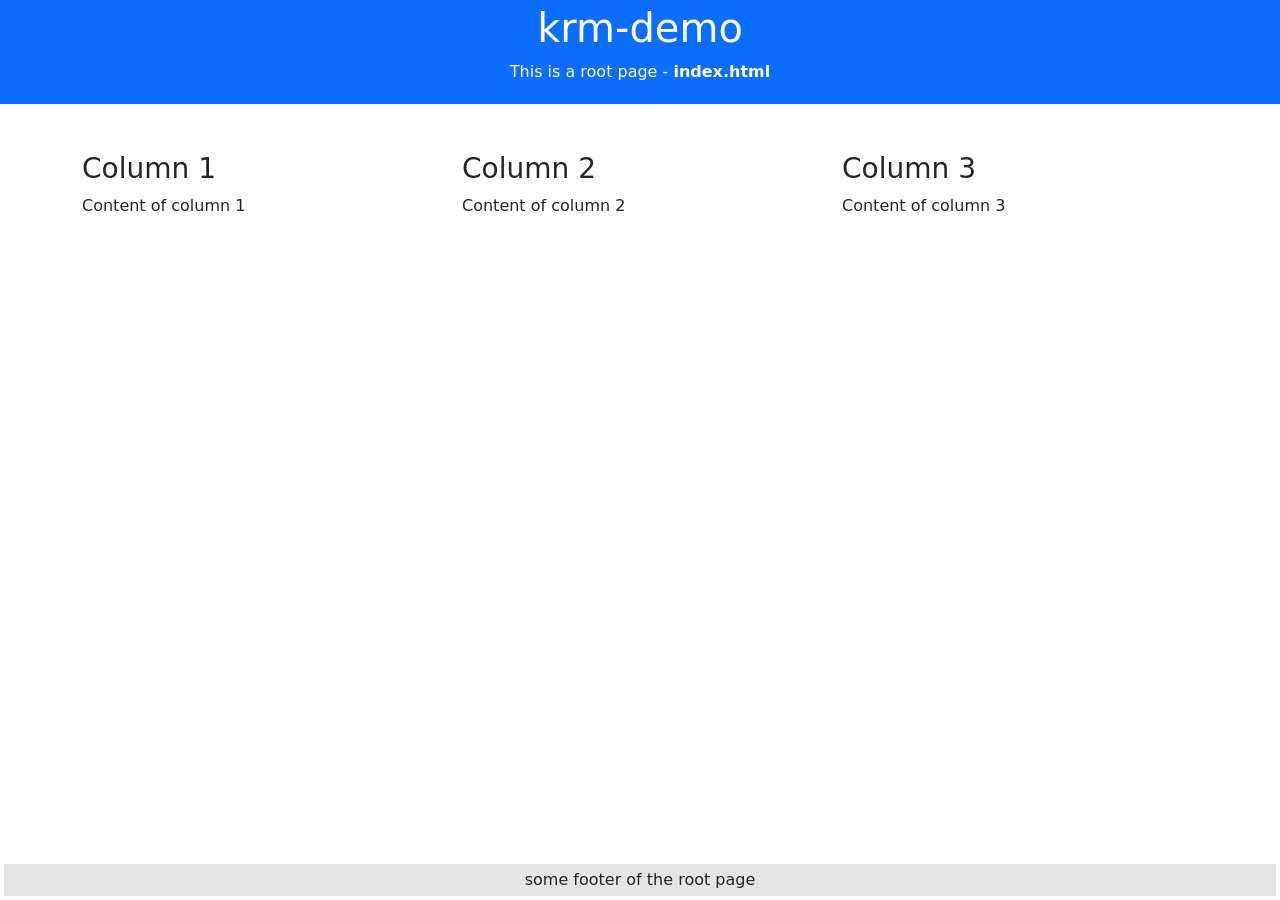
<file: index.html>
<!DOCTYPE html>
<html>
<head>
    <title>krm-demo</title>
    <meta charset="utf-8">
    <meta name="viewport" content="width=device-width, initial-scale=1">
    <link href="https://cdn.jsdelivr.net/npm/bootstrap@5.3.2/dist/css/bootstrap.min.css" rel="stylesheet">
    <script src="https://cdn.jsdelivr.net/npm/bootstrap@5.3.2/dist/js/bootstrap.bundle.min.js"></script>
</head>
<body>

<!-- Header -->
<div class="container-fluid p-1 bg-primary text-white text-center">
    <h1>krm-demo</h1>
    <p>This is a root page - <b>index.html</b></p>
</div>

<!-- Body (Content) -->
<div class="container mt-5">
    <div class="row">
        <div class="col-sm-4">
            <h3>Column 1</h3>
            <p>Content of column 1</p>
        </div>
        <div class="col-sm-4">
            <h3>Column 2</h3>
            <p>Content of column 2</p>
        </div>
        <div class="col-sm-4">
            <h3>Column 3</h3>
            <p>Content of column 3</p>
        </div>
    </div>
</div>

<!-- Footer -->
<footer class="p-1 text-center fixed-bottom ">
    <div class="text-center p-1" style="background-color: rgba(0, 0, 0, 0.1)">
        some footer of the root page
    </div>
</footer>

</body>
</html>
</file>
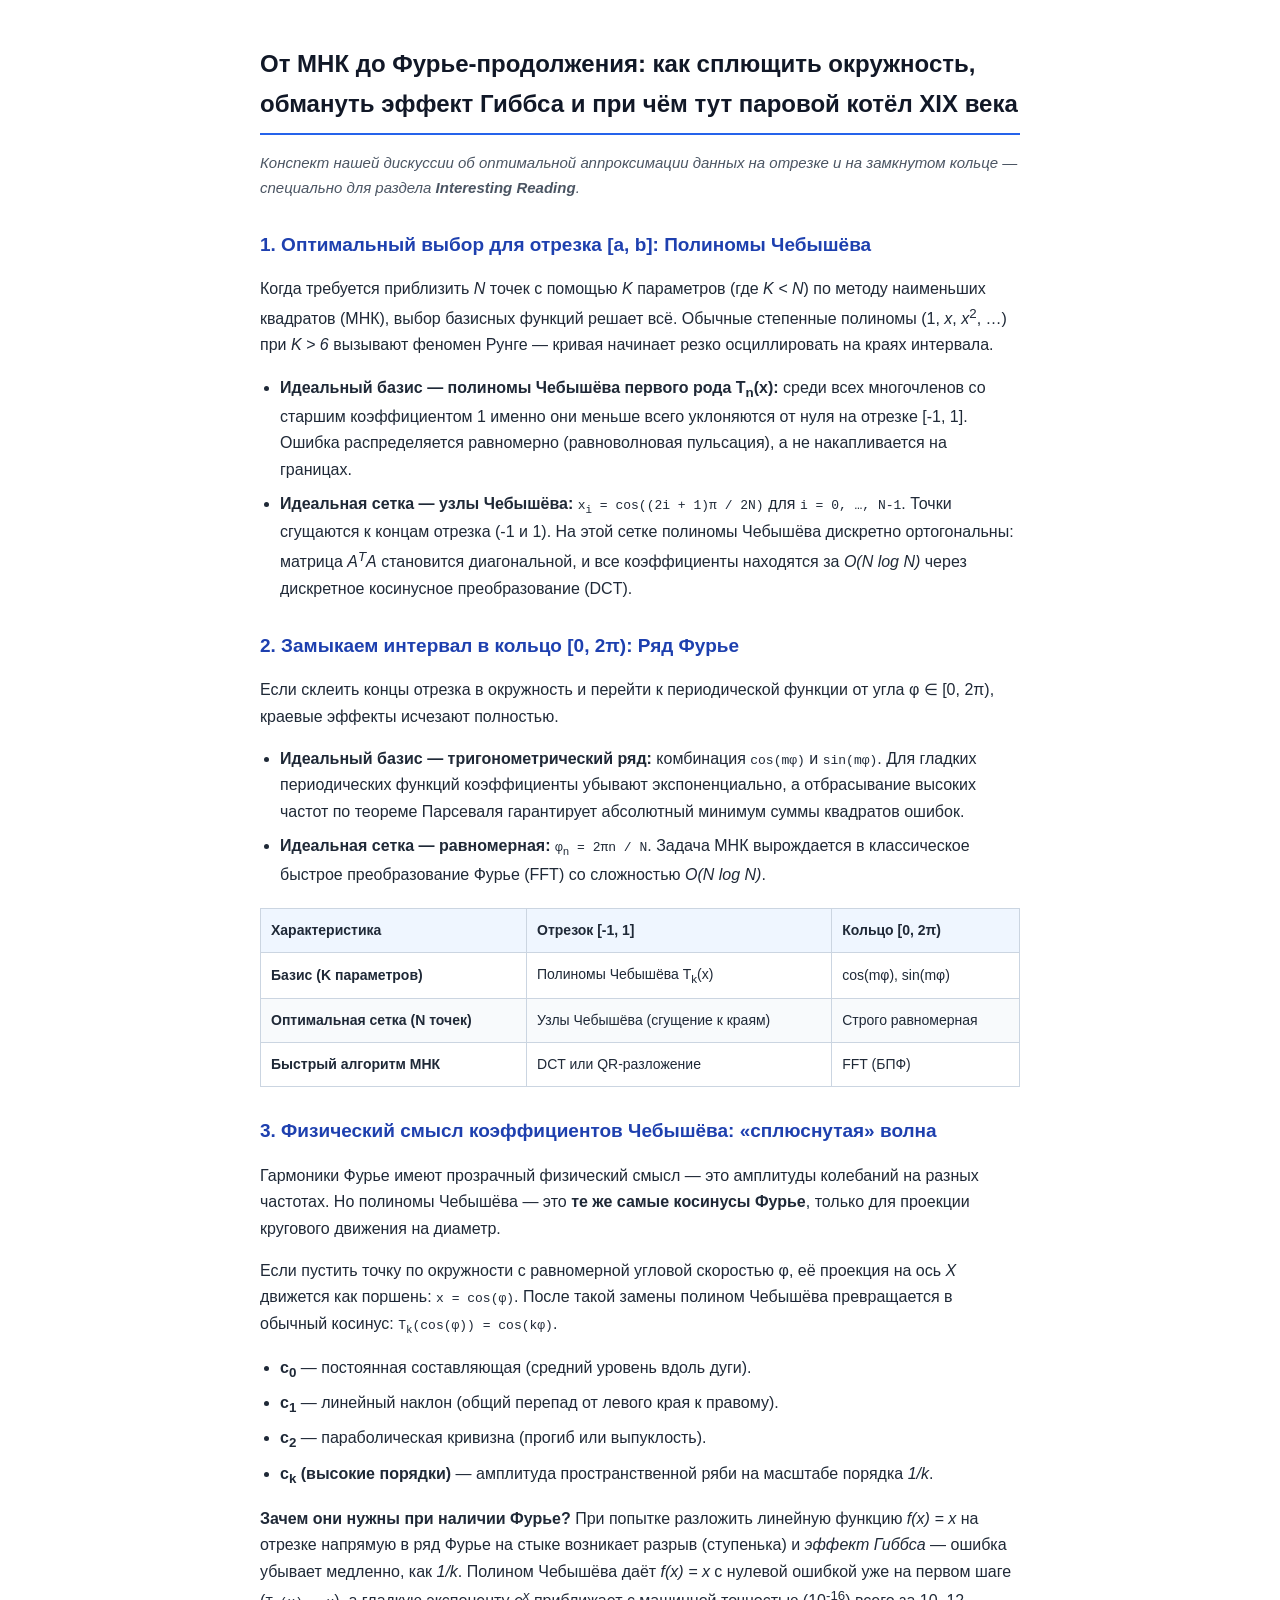
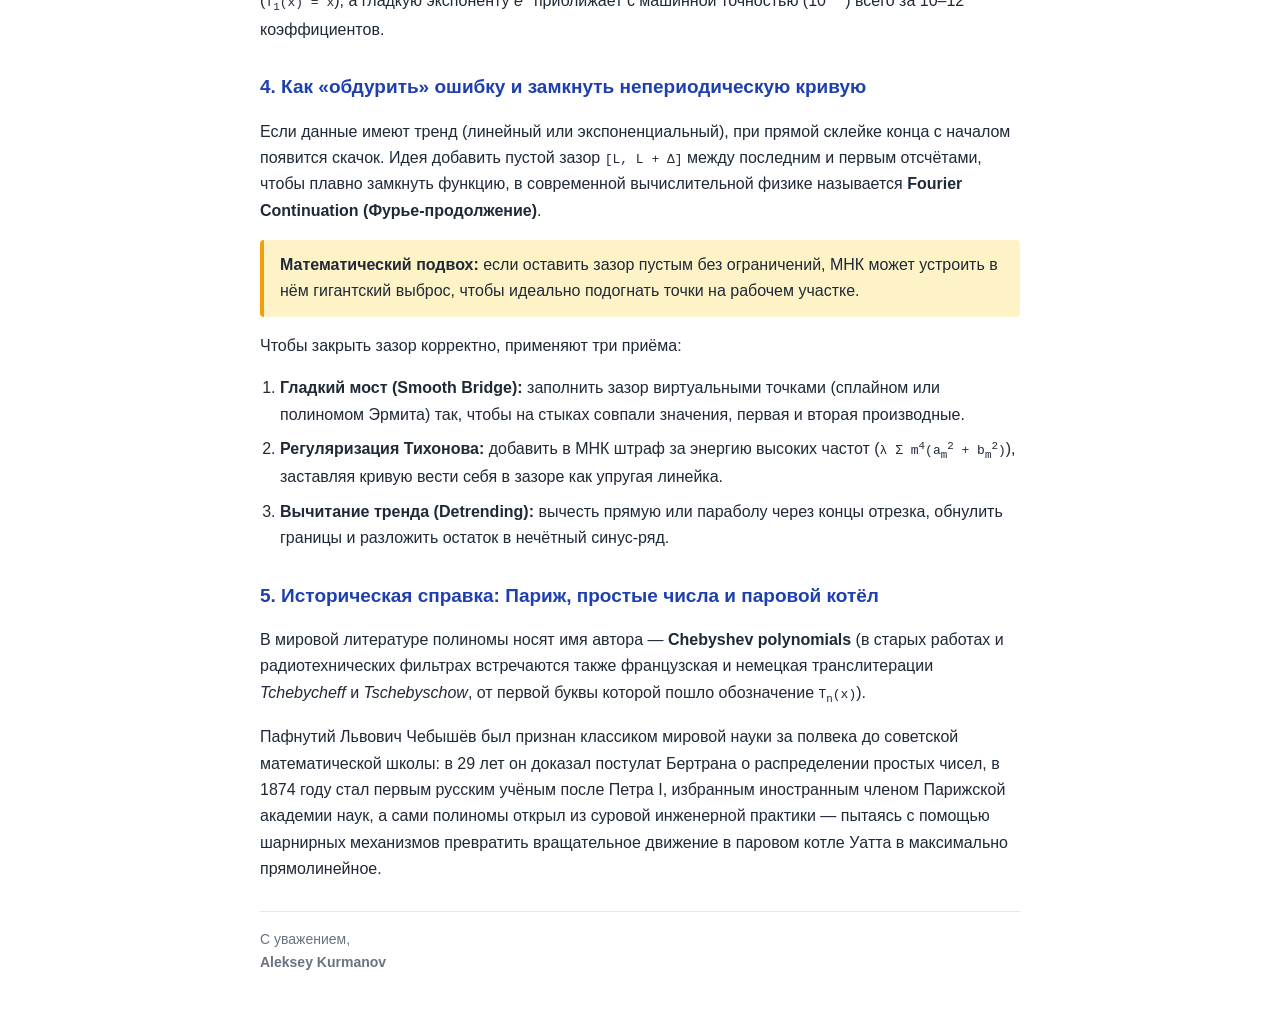
<file: drafts/chebyshev/email.html>
<!DOCTYPE html>
<html lang="ru">
<head>
<meta charset="utf-8">
<meta name="viewport" content="width=device-width, initial-scale=1">
<title>От МНК до Фурье-продолжения: полиномы Чебышёва и аппроксимация на кольце</title>
<!--
  Draft, not part of the site. HTML part of the e-mail "От МНК до Фурье-продолжения: полиномы Чебышёва
  и аппроксимация на кольце" (Gmail, sent 2026-11-18 05:57 UTC), written together with Gemini.
  Kept as it was in the e-mail: only this <html>/<head> wrapper was added so the file opens in a browser.
-->
</head>
<body>
<div style="font-family:-apple-system,BlinkMacSystemFont,'Segoe UI',Roboto,Helvetica,Arial,sans-serif;max-width:760px;margin:0 auto;color:#1f2937;line-height:1.65;padding:20px">
  <h1 style="color:#111827;font-size:24px;border-bottom:2px solid #2563eb;padding-bottom:10px;margin-bottom:16px">
    От МНК до Фурье-продолжения: как сплющить окружность, обмануть эффект Гиббса и при чём тут паровой котёл XIX века
  </h1>
  <p style="color:#4b5563;font-size:15px;font-style:italic;margin-bottom:24px">
    Конспект нашей дискуссии об оптимальной аппроксимации данных на отрезке и на замкнутом кольце — специально для раздела <strong>Interesting Reading</strong>.
  </p>

  <h2 style="color:#1e40af;font-size:19px;margin-top:28px">1. Оптимальный выбор для отрезка [a, b]: Полиномы Чебышёва</h2>
  <p>
    Когда требуется приблизить <em>N</em> точек с помощью <em>K</em> параметров (где <em>K &lt; N</em>) по методу наименьших квадратов (МНК), выбор базисных функций решает всё. Обычные степенные полиномы (1, <em>x</em>, <em>x</em><sup>2</sup>, …) при <em>K &gt; 6</em> вызывают феномен Рунге — кривая начинает резко осциллировать на краях интервала.
  </p>
  <ul style="padding-left:20px">
    <li style="margin-bottom:8px">
      <strong>Идеальный базис — полиномы Чебышёва первого рода T<sub>n</sub>(x):</strong> среди всех многочленов со старшим коэффициентом 1 именно они меньше всего уклоняются от нуля на отрезке [-1, 1]. Ошибка распределяется равномерно (равноволновая пульсация), а не накапливается на границах.
    </li>
    <li style="margin-bottom:8px">
      <strong>Идеальная сетка — узлы Чебышёва:</strong> <code>x<sub>i</sub> = cos((2i + 1)π / 2N)</code> для <code>i = 0, …, N-1</code>. Точки сгущаются к концам отрезка (-1 и 1). На этой сетке полиномы Чебышёва дискретно ортогональны: матрица <em>A<sup>T</sup>A</em> становится диагональной, и все коэффициенты находятся за <em>O(N log N)</em> через дискретное косинусное преобразование (DCT).
    </li>
  </ul>

  <h2 style="color:#1e40af;font-size:19px;margin-top:28px">2. Замыкаем интервал в кольцо [0, 2π): Ряд Фурье</h2>
  <p>
    Если склеить концы отрезка в окружность и перейти к периодической функции от угла φ ∈ [0, 2π), краевые эффекты исчезают полностью.
  </p>
  <ul style="padding-left:20px">
    <li style="margin-bottom:8px">
      <strong>Идеальный базис — тригонометрический ряд:</strong> комбинация <code>cos(mφ)</code> и <code>sin(mφ)</code>. Для гладких периодических функций коэффициенты убывают экспоненциально, а отбрасывание высоких частот по теореме Парсеваля гарантирует абсолютный минимум суммы квадратов ошибок.
    </li>
    <li style="margin-bottom:8px">
      <strong>Идеальная сетка — равномерная:</strong> <code>φ<sub>n</sub> = 2πn / N</code>. Задача МНК вырождается в классическое быстрое преобразование Фурье (FFT) со сложностью <em>O(N log N)</em>.
    </li>
  </ul>

  <table style="width:100%;border-collapse:collapse;margin:20px 0;font-size:14px">
    <thead>
      <tr style="background-color:#eff6ff;text-align:left">
        <th style="border:1px solid #cbd5e1;padding:10px">Характеристика</th>
        <th style="border:1px solid #cbd5e1;padding:10px">Отрезок [-1, 1]</th>
        <th style="border:1px solid #cbd5e1;padding:10px">Кольцо [0, 2π)</th>
      </tr>
    </thead>
    <tbody>
      <tr>
        <td style="border:1px solid #cbd5e1;padding:10px"><strong>Базис (K параметров)</strong></td>
        <td style="border:1px solid #cbd5e1;padding:10px">Полиномы Чебышёва T<sub>k</sub>(x)</td>
        <td style="border:1px solid #cbd5e1;padding:10px">cos(mφ), sin(mφ)</td>
      </tr>
      <tr style="background-color:#f8fafc">
        <td style="border:1px solid #cbd5e1;padding:10px"><strong>Оптимальная сетка (N точек)</strong></td>
        <td style="border:1px solid #cbd5e1;padding:10px">Узлы Чебышёва (сгущение к краям)</td>
        <td style="border:1px solid #cbd5e1;padding:10px">Строго равномерная</td>
      </tr>
      <tr>
        <td style="border:1px solid #cbd5e1;padding:10px"><strong>Быстрый алгоритм МНК</strong></td>
        <td style="border:1px solid #cbd5e1;padding:10px">DCT или QR-разложение</td>
        <td style="border:1px solid #cbd5e1;padding:10px">FFT (БПФ)</td>
      </tr>
    </tbody>
  </table>

  <h2 style="color:#1e40af;font-size:19px;margin-top:28px">3. Физический смысл коэффициентов Чебышёва: «сплюснутая» волна</h2>
  <p>
    Гармоники Фурье имеют прозрачный физический смысл — это амплитуды колебаний на разных частотах. Но полиномы Чебышёва — это <strong>те же самые косинусы Фурье</strong>, только для проекции кругового движения на диаметр.
  </p>
  <p>
    Если пустить точку по окружности с равномерной угловой скоростью φ, её проекция на ось <em>X</em> движется как поршень: <code>x = cos(φ)</code>. После такой замены полином Чебышёва превращается в обычный косинус: <code>T<sub>k</sub>(cos(φ)) = cos(kφ)</code>.
  </p>
  <ul style="padding-left:20px">
    <li style="margin-bottom:6px"><strong>c<sub>0</sub></strong> — постоянная составляющая (средний уровень вдоль дуги).</li>
    <li style="margin-bottom:6px"><strong>c<sub>1</sub></strong> — линейный наклон (общий перепад от левого края к правому).</li>
    <li style="margin-bottom:6px"><strong>c<sub>2</sub></strong> — параболическая кривизна (прогиб или выпуклость).</li>
    <li style="margin-bottom:6px"><strong>c<sub>k</sub> (высокие порядки)</strong> — амплитуда пространственной ряби на масштабе порядка <em>1/k</em>.</li>
  </ul>
  <p>
    <strong>Зачем они нужны при наличии Фурье?</strong> При попытке разложить линейную функцию <em>f(x) = x</em> на отрезке напрямую в ряд Фурье на стыке возникает разрыв (ступенька) и <em>эффект Гиббса</em> — ошибка убывает медленно, как <em>1/k</em>. Полином Чебышёва даёт <em>f(x) = x</em> с нулевой ошибкой уже на первом шаге (<code>T<sub>1</sub>(x) = x</code>), а гладкую экспоненту <em>e<sup>x</sup></em> приближает с машинной точностью (10<sup>-16</sup>) всего за 10–12 коэффициентов.
  </p>

  <h2 style="color:#1e40af;font-size:19px;margin-top:28px">4. Как «обдурить» ошибку и замкнуть непериодическую кривую</h2>
  <p>
    Если данные имеют тренд (линейный или экспоненциальный), при прямой склейке конца с началом появится скачок. Идея добавить пустой зазор <code>[L, L + Δ]</code> между последним и первым отсчётами, чтобы плавно замкнуть функцию, в современной вычислительной физике называется <strong>Fourier Continuation (Фурье-продолжение)</strong>.
  </p>
  <p style="background-color:#fef3c7;border-left:4px solid #f59e0b;padding:12px 16px;border-radius:4px">
    <strong>Математический подвох:</strong> если оставить зазор пустым без ограничений, МНК может устроить в нём гигантский выброс, чтобы идеально подогнать точки на рабочем участке.
  </p>
  <p>Чтобы закрыть зазор корректно, применяют три приёма:</p>
  <ol style="padding-left:20px">
    <li style="margin-bottom:8px">
      <strong>Гладкий мост (Smooth Bridge):</strong> заполнить зазор виртуальными точками (сплайном или полиномом Эрмита) так, чтобы на стыках совпали значения, первая и вторая производные.
    </li>
    <li style="margin-bottom:8px">
      <strong>Регуляризация Тихонова:</strong> добавить в МНК штраф за энергию высоких частот (<code>λ Σ m<sup>4</sup>(a<sub>m</sub><sup>2</sup> + b<sub>m</sub><sup>2</sup>)</code>), заставляя кривую вести себя в зазоре как упругая линейка.
    </li>
    <li style="margin-bottom:8px">
      <strong>Вычитание тренда (Detrending):</strong> вычесть прямую или параболу через концы отрезка, обнулить границы и разложить остаток в нечётный синус-ряд.
    </li>
  </ol>

  <h2 style="color:#1e40af;font-size:19px;margin-top:28px">5. Историческая справка: Париж, простые числа и паровой котёл</h2>
  <p>
    В мировой литературе полиномы носят имя автора — <strong>Chebyshev polynomials</strong> (в старых работах и радиотехнических фильтрах встречаются также французская и немецкая транслитерации <em>Tchebycheff</em> и <em>Tschebyschow</em>, от первой буквы которой пошло обозначение <code>T<sub>n</sub>(x)</code>).
  </p>
  <p>
    Пафнутий Львович Чебышёв был признан классиком мировой науки за полвека до советской математической школы: в 29 лет он доказал постулат Бертрана о распределении простых чисел, в 1874 году стал первым русским учёным после Петра I, избранным иностранным членом Парижской академии наук, а сами полиномы открыл из суровой инженерной практики — пытаясь с помощью шарнирных механизмов превратить вращательное движение в паровом котле Уатта в максимально прямолинейное.
  </p>

  <hr style="border:none;border-top:1px solid #e5e7eb;margin:28px 0 16px 0">
  <p style="color:#6b7280;font-size:14px">
    С уважением,<br>
    <strong>Aleksey Kurmanov</strong>
  </p>
</div>
</body>
</html>
</file>
